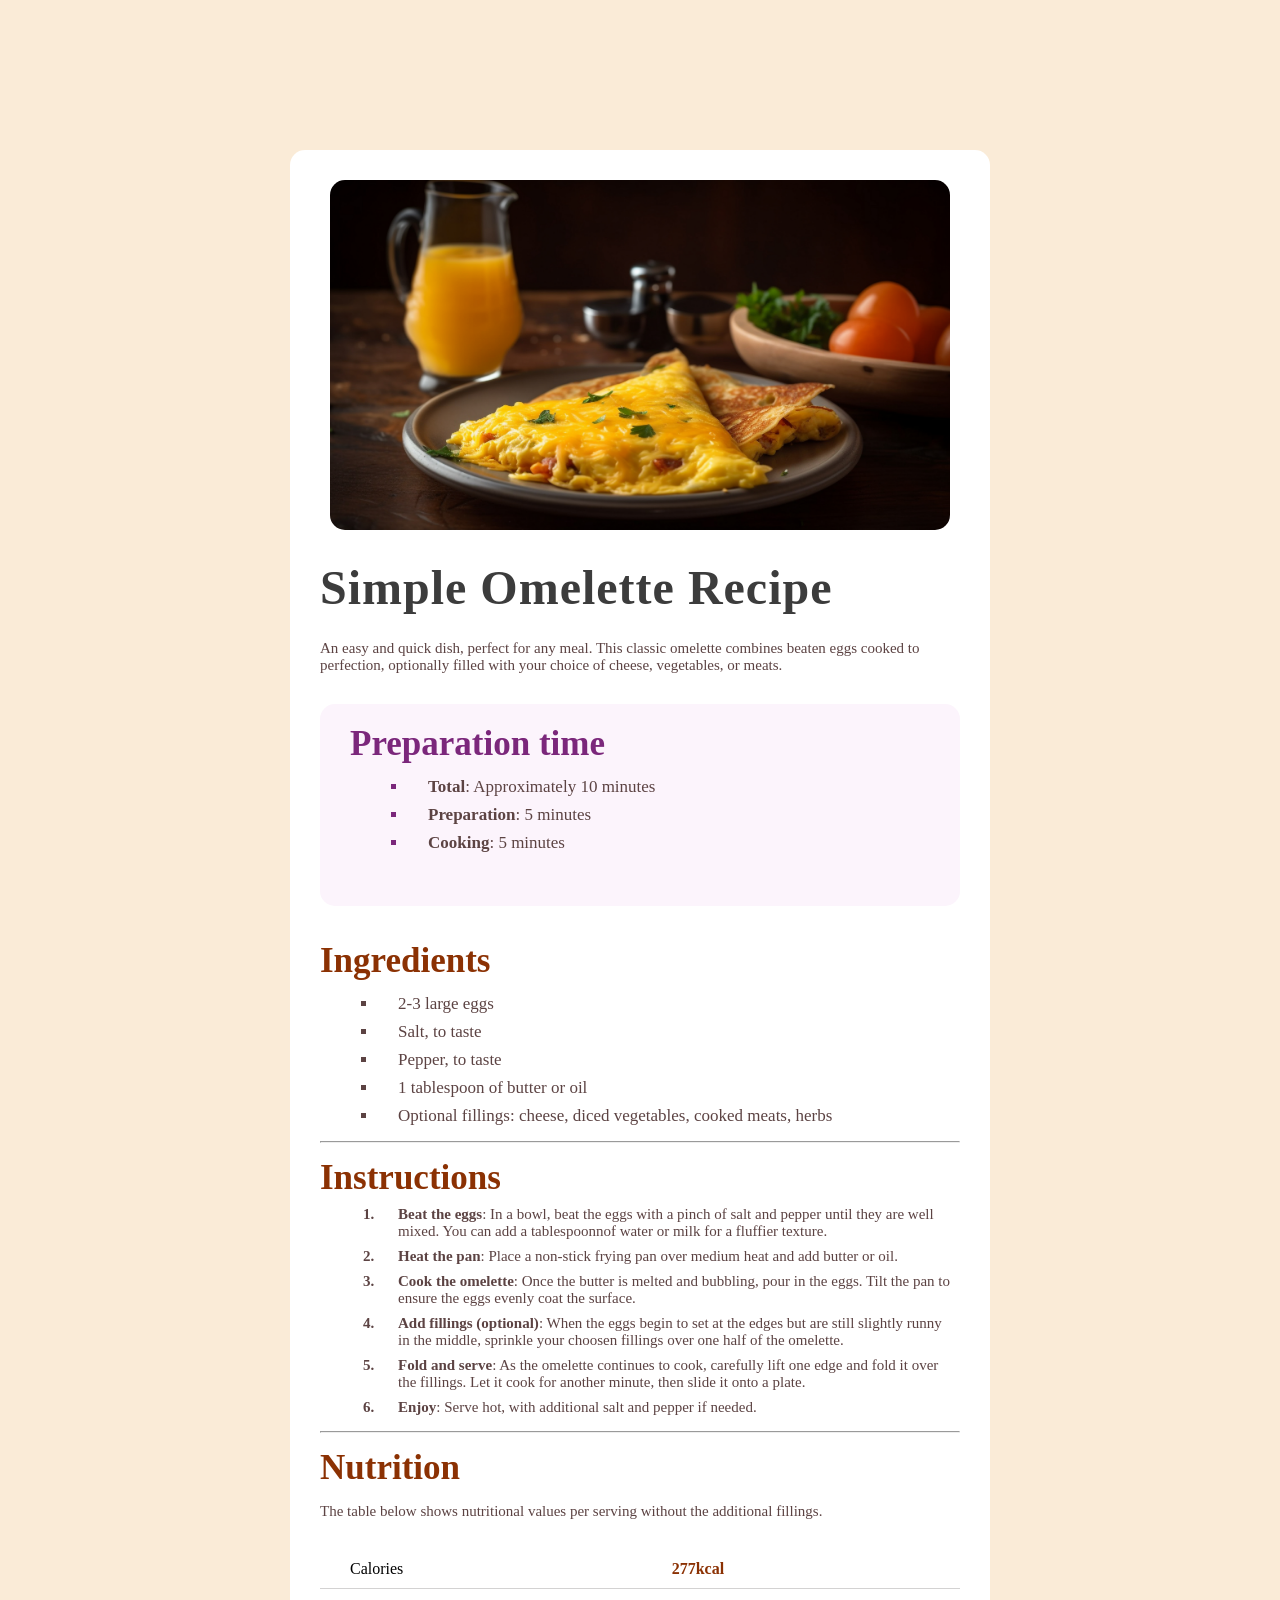
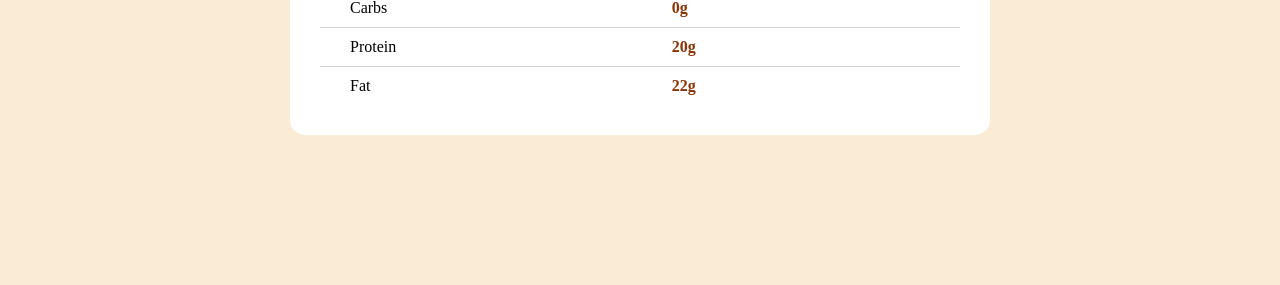
<file: Omelette/index.html>
<!DOCTYPE html>
<html lang="en">
<head>
    <meta charset="UTF-8">
    <meta name="viewport" content="width=device-width, initial-scale=1.0">
    <title>Simple Omelette Recipe</title>
    <link rel="stylesheet" href="styles.css">
</head>
<body>
    <div class="generalContainer">
        <div class="omeletteImgContainer">
            <img src="omelette.jpg" alt="An Omelette">
        </div>
        <div class="otherDiv">
        <h1 class="recipeTitle">Simple Omelette Recipe</h1>
        <p class="recipeTxt">An easy and quick dish, perfect for any meal. This classic omelette combines beaten eggs
        cooked to perfection, optionally filled with your choice of cheese, vegetables, or meats.</p>
        <div class="prepTimeContainer">
            <h2 class="prepTimeTitle">Preparation time</h2>
            <ul class="timinglist">
                <li><strong>Total</strong>: Approximately 10 minutes</li>
                <li><strong>Preparation</strong>: 5 minutes</li>
                <li><strong>Cooking</strong>: 5 minutes</li>
            </ul>
        </div>
        <h2 class="ingredients">Ingredients</h2>
        <ul class="recipeList">
            <li>2-3 large eggs</li>
            <li>Salt, to taste</li>
            <li>Pepper, to taste</li>
            <li>1 tablespoon of butter or oil</li>
            <li>Optional fillings: cheese, diced vegetables, cooked meats, herbs</li>
        </ul>

        <hr>

        <h2 class="instructions">Instructions</h2>
        <ol class="actualRecipe">
            <li> <strong>Beat the eggs</strong>: In a bowl, beat the eggs with a pinch of salt and pepper until they are
            well mixed. You can add a tablespoonnof water or milk for a fluffier texture.</li>
            <li><strong>Heat the pan</strong>: Place a non-stick frying pan over medium heat and add butter or oil.</li>
            <li><strong>Cook the omelette</strong>: Once the butter is melted and bubbling, pour in the eggs. Tilt the
            pan to ensure the eggs evenly coat the surface.</li>
            <li><strong>Add fillings (optional)</strong>: When the eggs begin to set at the edges but are still slightly
            runny in the middle, sprinkle your choosen fillings over one half of the omelette.</li>
            <li><strong>Fold and serve</strong>: As the omelette continues to cook, carefully lift one edge and fold it
            over the fillings. Let it cook for another minute, then slide it onto a plate.</li>
            <li><strong>Enjoy</strong>: Serve hot, with additional salt and pepper if needed.</li>
        </ol>

        <hr>

        <h2 class="nutrition">Nutrition</h2>
        <p class="nutritionTxt">The table below shows nutritional values per serving without the additional fillings.</p>

        <table>
            <tr>
                <td>Calories</td>
                <td class="value">277kcal</td>
            </tr>
            <tr>
                <td>Carbs</td>
                <td class="value">0g</td>
            </tr>
            <tr>
                <td>Protein</td>
                <td class="value">20g</td>
            </tr>
            <tr>
                <td>Fat</td>
                <td class="value">22g</td>
            </tr>
        </table>
        </div>
    </div>
</body>
</html>
</file>
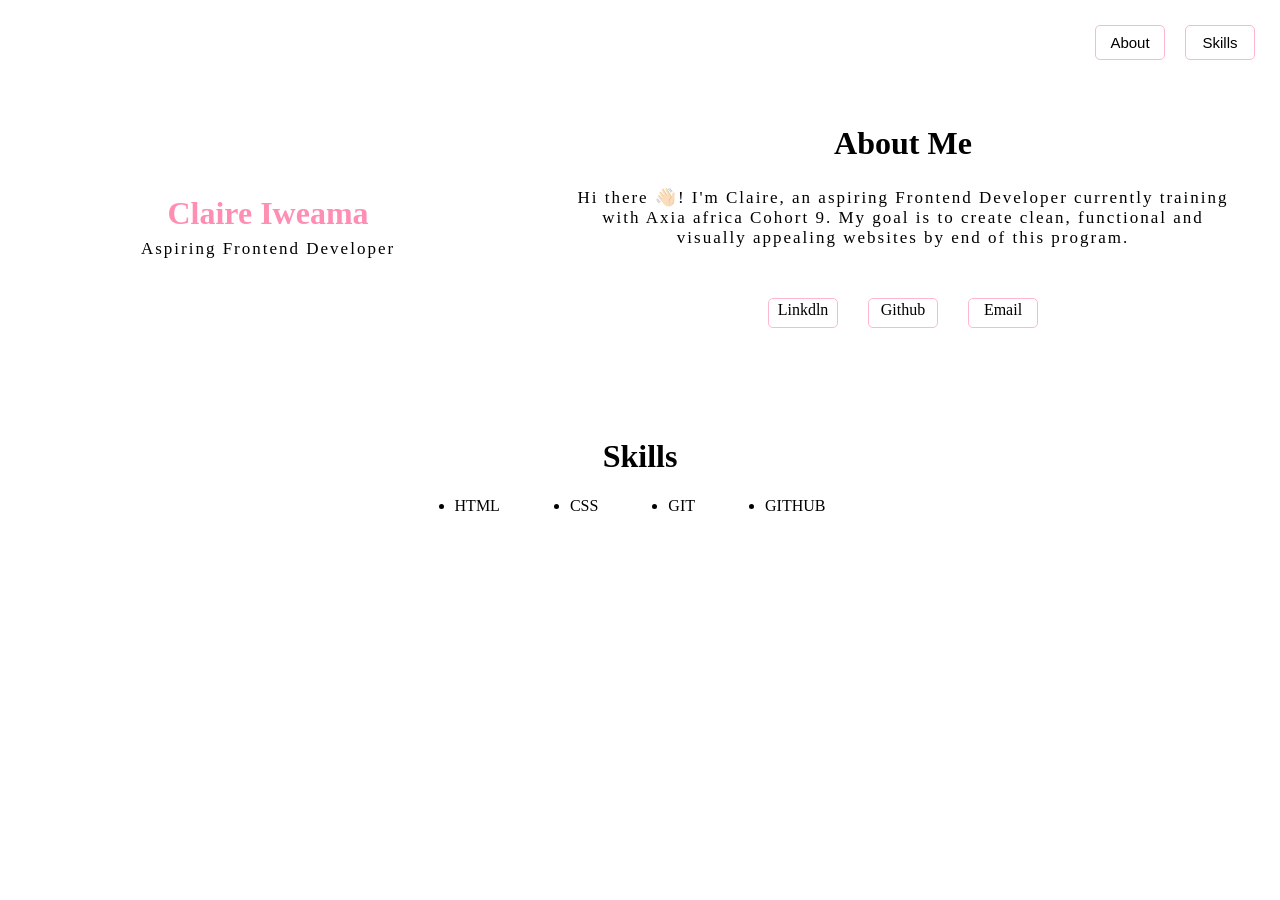
<file: Portfolio/index.html>
<!DOCTYPE html>
<html lang="en">
<head>
    <meta charset="UTF-8">
    <meta name="viewport" content="width=device-width, initial-scale=1.0">
    <title>Portfolio Classwork</title>
    <link rel="stylesheet" href="style.css">
</head>
<body>
    <div class="header">
        <button class="aboutHeader">About</button> 
        <button class="skillsHeader">Skills</button>
    </div>


    <div class="center">
        <div class="section1">
            <h1 class="name">Claire Iweama</h1>
            <p class="tagLine">Aspiring Frontend Developer</p>
        </div>
        <div class="section2">
            <div class="aboutDetails">
                <div class="me">
                    <h1 class="aboutMe" id="aboutMeID">About Me</h1>
                    <p class="aboutMeText">Hi there 👋🏻! I'm Claire, an aspiring Frontend Developer currently training with Axia africa Cohort 9. My goal is to create clean, functional and visually appealing websites by end of this program.</p>
                </div>
            </div>
            <div class="contact">
                <a href="https://www.linkedin.com/in/chioma-iweama-083b4625a/" class="btn">Linkdln</a>
                <a href="https://github.com/chiomaiweama" class="btn">Github</a>
                <a href="mailto:claireiweama@gmail.com" class="btn">Email</a>
            </div>
        </div>
    </div>
    

    <div class="skills">
        <h1 id="skillsID" class="skillsClass">Skills</h1>
        <ul>
            <li>HTML</li>
            <li>CSS</li>
            <li>GIT</li>
            <li>GITHUB</li>
        </ul>
    </div>

    <script src="styles.js"></script>
</body>
</html>
</file>
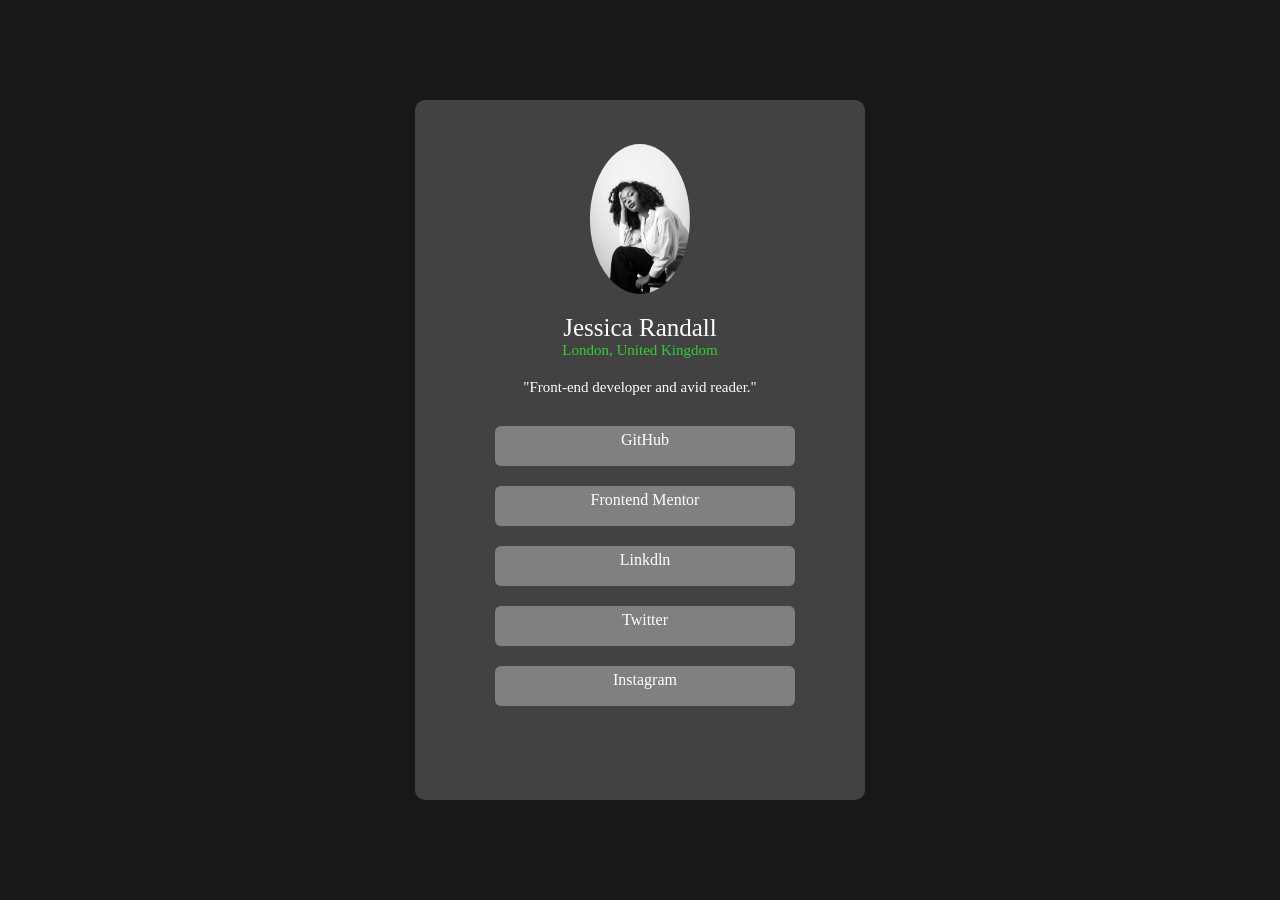
<file: Social Links Profile Assignment/index.html>
<!DOCTYPE html>
<html lang="en">
<head>
    <meta charset="UTF-8">
    <meta name="viewport" content="width=device-width, initial-scale=1.0">
    <title>Social Links Profile Assignment.frontendmentor.io</title>
    <link rel="stylesheet" href="styles.css">
</head>
<body>
    <div class="profileContainer">
        <img src="black-white-minimal-portrait.jpg" alt="Afro Girl">
        <p class="name">Jessica Randall</p>
        <p class="location">London, United Kingdom</p>
        <p class="job">"Front-end developer and avid reader."</p>

        <div class="socialsBox">GitHub</div>
        <div class="socialsBox FEM">Frontend Mentor</div>
        <div class="socialsBox">Linkdln</div>
        <div class="socialsBox">Twitter</div>
        <div class="socialsBox">Instagram</div>
    </div>
</body>
</html>
</file>
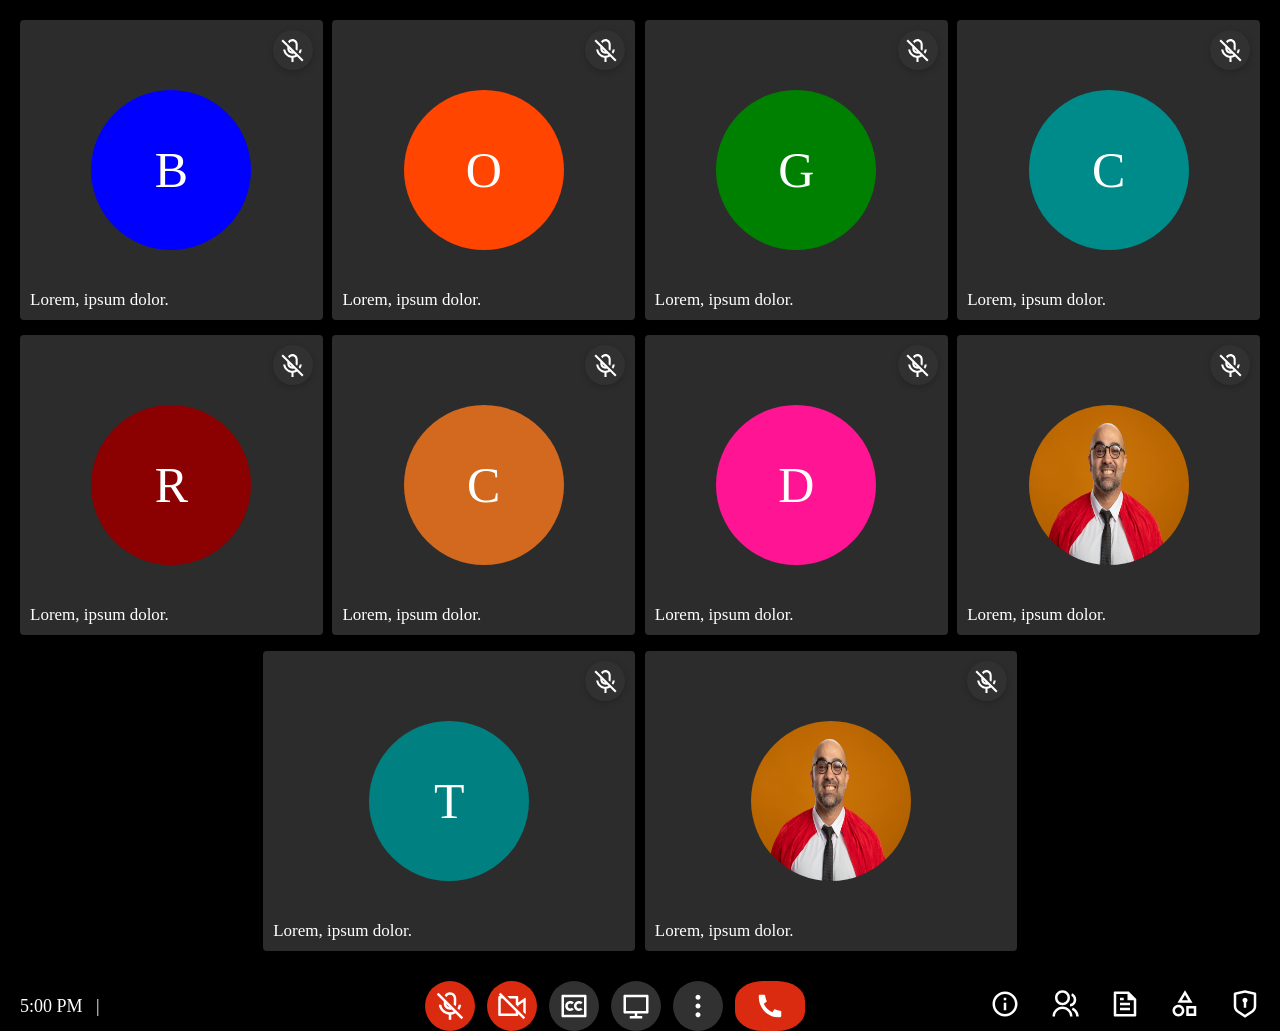
<file: Grid layout Technique assignment/gridLayoutassignment.html>
<!DOCTYPE html>
<html lang="en">
<head>
    <meta charset="UTF-8">
    <meta name="viewport" content="width=device-width, initial-scale=1.0">
    <title>Grid Layout Assignment</title>
    <link rel="stylesheet" href="gridLayoutassignment.css">
</head>
<body>
        <div class="FirstRowOf4"> 
            <div class="box">
                <div class="circle" id="blue">
                    <P class="nameText">B</P>
                    <div class="micCircle">
                        <svg xmlns="http://www.w3.org/2000/svg" viewBox="0 0 24 24" fill="currentColor"><path d="M16.4249 17.839L21.1925 22.6066L22.6068 21.1924L2.80777 1.3934L1.39355 2.80761L7.00016 8.41421V10C7.00016 12.7614 9.23873 15 12.0002 15C12.4825 15 12.9489 14.9317 13.3902 14.8042L14.9404 16.3544C14.0464 16.7688 13.0503 17 12.0002 17C8.47368 17 5.55627 14.3923 5.07105 11H3.05509C3.51623 15.1716 6.82854 18.4839 11.0002 18.9451V23H13.0002V18.9451C14.2341 18.8087 15.3929 18.4228 16.4249 17.839ZM11.5528 12.9669C10.2541 12.7727 9.22745 11.7461 9.03328 10.4473L11.5528 12.9669ZM19.3747 15.1604L17.9323 13.7179C18.4407 12.9084 18.788 11.9874 18.9293 11H20.9452C20.7754 12.5366 20.2187 13.9565 19.3747 15.1604ZM16.4658 12.2514L14.9173 10.703C14.9715 10.4775 15.0002 10.2421 15.0002 10V6C15.0002 4.34315 13.657 3 12.0002 3C10.7059 3 9.6031 3.81956 9.18237 4.96802L7.68575 3.47139C8.55427 1.99268 10.1613 1 12.0002 1C14.7616 1 17.0002 3.23858 17.0002 6V10C17.0002 10.8099 16.8076 11.5748 16.4658 12.2514Z"></path></svg>
                    </div>
                </div>
                <div class="textContent">
                    <p>Lorem, ipsum dolor.</p>
                </div>
            </div>
            <div class="box">
                <div class="circle" id="orangeRed">
                    <P class="nameText">O</P>
                    <div class="micCircle">
                        <svg xmlns="http://www.w3.org/2000/svg" viewBox="0 0 24 24" fill="currentColor"><path d="M16.4249 17.839L21.1925 22.6066L22.6068 21.1924L2.80777 1.3934L1.39355 2.80761L7.00016 8.41421V10C7.00016 12.7614 9.23873 15 12.0002 15C12.4825 15 12.9489 14.9317 13.3902 14.8042L14.9404 16.3544C14.0464 16.7688 13.0503 17 12.0002 17C8.47368 17 5.55627 14.3923 5.07105 11H3.05509C3.51623 15.1716 6.82854 18.4839 11.0002 18.9451V23H13.0002V18.9451C14.2341 18.8087 15.3929 18.4228 16.4249 17.839ZM11.5528 12.9669C10.2541 12.7727 9.22745 11.7461 9.03328 10.4473L11.5528 12.9669ZM19.3747 15.1604L17.9323 13.7179C18.4407 12.9084 18.788 11.9874 18.9293 11H20.9452C20.7754 12.5366 20.2187 13.9565 19.3747 15.1604ZM16.4658 12.2514L14.9173 10.703C14.9715 10.4775 15.0002 10.2421 15.0002 10V6C15.0002 4.34315 13.657 3 12.0002 3C10.7059 3 9.6031 3.81956 9.18237 4.96802L7.68575 3.47139C8.55427 1.99268 10.1613 1 12.0002 1C14.7616 1 17.0002 3.23858 17.0002 6V10C17.0002 10.8099 16.8076 11.5748 16.4658 12.2514Z"></path></svg>
                    </div>
                </div>
                <div class="textContent">
                    <p>Lorem, ipsum dolor.</p>
                </div>
            </div>
            <div class="box">
                <div class="circle" id="green">
                    <P class="nameText">G</P>
                    <div class="micCircle">
                        <svg xmlns="http://www.w3.org/2000/svg" viewBox="0 0 24 24" fill="currentColor"><path d="M16.4249 17.839L21.1925 22.6066L22.6068 21.1924L2.80777 1.3934L1.39355 2.80761L7.00016 8.41421V10C7.00016 12.7614 9.23873 15 12.0002 15C12.4825 15 12.9489 14.9317 13.3902 14.8042L14.9404 16.3544C14.0464 16.7688 13.0503 17 12.0002 17C8.47368 17 5.55627 14.3923 5.07105 11H3.05509C3.51623 15.1716 6.82854 18.4839 11.0002 18.9451V23H13.0002V18.9451C14.2341 18.8087 15.3929 18.4228 16.4249 17.839ZM11.5528 12.9669C10.2541 12.7727 9.22745 11.7461 9.03328 10.4473L11.5528 12.9669ZM19.3747 15.1604L17.9323 13.7179C18.4407 12.9084 18.788 11.9874 18.9293 11H20.9452C20.7754 12.5366 20.2187 13.9565 19.3747 15.1604ZM16.4658 12.2514L14.9173 10.703C14.9715 10.4775 15.0002 10.2421 15.0002 10V6C15.0002 4.34315 13.657 3 12.0002 3C10.7059 3 9.6031 3.81956 9.18237 4.96802L7.68575 3.47139C8.55427 1.99268 10.1613 1 12.0002 1C14.7616 1 17.0002 3.23858 17.0002 6V10C17.0002 10.8099 16.8076 11.5748 16.4658 12.2514Z"></path></svg>
                    </div>
                </div>
                <div class="textContent">
                    <p>Lorem, ipsum dolor.</p>
                </div>
            </div>
            <div class="box">
                <div class="circle" id="darkCyan">
                    <P class="nameText">C</P>
                    <div class="micCircle">
                        <svg xmlns="http://www.w3.org/2000/svg" viewBox="0 0 24 24" fill="currentColor"><path d="M16.4249 17.839L21.1925 22.6066L22.6068 21.1924L2.80777 1.3934L1.39355 2.80761L7.00016 8.41421V10C7.00016 12.7614 9.23873 15 12.0002 15C12.4825 15 12.9489 14.9317 13.3902 14.8042L14.9404 16.3544C14.0464 16.7688 13.0503 17 12.0002 17C8.47368 17 5.55627 14.3923 5.07105 11H3.05509C3.51623 15.1716 6.82854 18.4839 11.0002 18.9451V23H13.0002V18.9451C14.2341 18.8087 15.3929 18.4228 16.4249 17.839ZM11.5528 12.9669C10.2541 12.7727 9.22745 11.7461 9.03328 10.4473L11.5528 12.9669ZM19.3747 15.1604L17.9323 13.7179C18.4407 12.9084 18.788 11.9874 18.9293 11H20.9452C20.7754 12.5366 20.2187 13.9565 19.3747 15.1604ZM16.4658 12.2514L14.9173 10.703C14.9715 10.4775 15.0002 10.2421 15.0002 10V6C15.0002 4.34315 13.657 3 12.0002 3C10.7059 3 9.6031 3.81956 9.18237 4.96802L7.68575 3.47139C8.55427 1.99268 10.1613 1 12.0002 1C14.7616 1 17.0002 3.23858 17.0002 6V10C17.0002 10.8099 16.8076 11.5748 16.4658 12.2514Z"></path></svg>
                    </div>
                </div>
                <div class="textContent">
                    <p>Lorem, ipsum dolor.</p>
                </div>
            </div>
        </div>
        <div class="SecondRowOf4"> 
            <div class="box">
                <div class="circle" id="darkRed">
                    <P class="nameText">R</P>
                    <div class="micCircle">
                        <svg xmlns="http://www.w3.org/2000/svg" viewBox="0 0 24 24" fill="currentColor"><path d="M16.4249 17.839L21.1925 22.6066L22.6068 21.1924L2.80777 1.3934L1.39355 2.80761L7.00016 8.41421V10C7.00016 12.7614 9.23873 15 12.0002 15C12.4825 15 12.9489 14.9317 13.3902 14.8042L14.9404 16.3544C14.0464 16.7688 13.0503 17 12.0002 17C8.47368 17 5.55627 14.3923 5.07105 11H3.05509C3.51623 15.1716 6.82854 18.4839 11.0002 18.9451V23H13.0002V18.9451C14.2341 18.8087 15.3929 18.4228 16.4249 17.839ZM11.5528 12.9669C10.2541 12.7727 9.22745 11.7461 9.03328 10.4473L11.5528 12.9669ZM19.3747 15.1604L17.9323 13.7179C18.4407 12.9084 18.788 11.9874 18.9293 11H20.9452C20.7754 12.5366 20.2187 13.9565 19.3747 15.1604ZM16.4658 12.2514L14.9173 10.703C14.9715 10.4775 15.0002 10.2421 15.0002 10V6C15.0002 4.34315 13.657 3 12.0002 3C10.7059 3 9.6031 3.81956 9.18237 4.96802L7.68575 3.47139C8.55427 1.99268 10.1613 1 12.0002 1C14.7616 1 17.0002 3.23858 17.0002 6V10C17.0002 10.8099 16.8076 11.5748 16.4658 12.2514Z"></path></svg>
                    </div>
                </div>
                <div class="textContent">
                    <p>Lorem, ipsum dolor.</p>
                </div>
            </div>
            <div class="box">
                <div class="circle" id="chocolate">
                    <P class="nameText">C</P>
                    <div class="micCircle">
                        <svg xmlns="http://www.w3.org/2000/svg" viewBox="0 0 24 24" fill="currentColor"><path d="M16.4249 17.839L21.1925 22.6066L22.6068 21.1924L2.80777 1.3934L1.39355 2.80761L7.00016 8.41421V10C7.00016 12.7614 9.23873 15 12.0002 15C12.4825 15 12.9489 14.9317 13.3902 14.8042L14.9404 16.3544C14.0464 16.7688 13.0503 17 12.0002 17C8.47368 17 5.55627 14.3923 5.07105 11H3.05509C3.51623 15.1716 6.82854 18.4839 11.0002 18.9451V23H13.0002V18.9451C14.2341 18.8087 15.3929 18.4228 16.4249 17.839ZM11.5528 12.9669C10.2541 12.7727 9.22745 11.7461 9.03328 10.4473L11.5528 12.9669ZM19.3747 15.1604L17.9323 13.7179C18.4407 12.9084 18.788 11.9874 18.9293 11H20.9452C20.7754 12.5366 20.2187 13.9565 19.3747 15.1604ZM16.4658 12.2514L14.9173 10.703C14.9715 10.4775 15.0002 10.2421 15.0002 10V6C15.0002 4.34315 13.657 3 12.0002 3C10.7059 3 9.6031 3.81956 9.18237 4.96802L7.68575 3.47139C8.55427 1.99268 10.1613 1 12.0002 1C14.7616 1 17.0002 3.23858 17.0002 6V10C17.0002 10.8099 16.8076 11.5748 16.4658 12.2514Z"></path></svg>
                    </div>
                </div>
                <div class="textContent">
                    <p>Lorem, ipsum dolor.</p>
                </div>
            </div>
            <div class="box">
                <div class="circle" id="deepPink">
                    <P class="nameText">D</P>
                    <div class="micCircle">
                        <svg xmlns="http://www.w3.org/2000/svg" viewBox="0 0 24 24" fill="currentColor"><path d="M16.4249 17.839L21.1925 22.6066L22.6068 21.1924L2.80777 1.3934L1.39355 2.80761L7.00016 8.41421V10C7.00016 12.7614 9.23873 15 12.0002 15C12.4825 15 12.9489 14.9317 13.3902 14.8042L14.9404 16.3544C14.0464 16.7688 13.0503 17 12.0002 17C8.47368 17 5.55627 14.3923 5.07105 11H3.05509C3.51623 15.1716 6.82854 18.4839 11.0002 18.9451V23H13.0002V18.9451C14.2341 18.8087 15.3929 18.4228 16.4249 17.839ZM11.5528 12.9669C10.2541 12.7727 9.22745 11.7461 9.03328 10.4473L11.5528 12.9669ZM19.3747 15.1604L17.9323 13.7179C18.4407 12.9084 18.788 11.9874 18.9293 11H20.9452C20.7754 12.5366 20.2187 13.9565 19.3747 15.1604ZM16.4658 12.2514L14.9173 10.703C14.9715 10.4775 15.0002 10.2421 15.0002 10V6C15.0002 4.34315 13.657 3 12.0002 3C10.7059 3 9.6031 3.81956 9.18237 4.96802L7.68575 3.47139C8.55427 1.99268 10.1613 1 12.0002 1C14.7616 1 17.0002 3.23858 17.0002 6V10C17.0002 10.8099 16.8076 11.5748 16.4658 12.2514Z"></path></svg>
                    </div>
                </div>
                <div class="textContent">
                    <p>Lorem, ipsum dolor.</p>
                </div>
            </div>
            <div class="box">
                <div class="circle">
                    <img src="bald man.jpg" alt="Baldie">
                    <div class="micCircle">
                        <svg xmlns="http://www.w3.org/2000/svg" viewBox="0 0 24 24" fill="currentColor"><path d="M16.4249 17.839L21.1925 22.6066L22.6068 21.1924L2.80777 1.3934L1.39355 2.80761L7.00016 8.41421V10C7.00016 12.7614 9.23873 15 12.0002 15C12.4825 15 12.9489 14.9317 13.3902 14.8042L14.9404 16.3544C14.0464 16.7688 13.0503 17 12.0002 17C8.47368 17 5.55627 14.3923 5.07105 11H3.05509C3.51623 15.1716 6.82854 18.4839 11.0002 18.9451V23H13.0002V18.9451C14.2341 18.8087 15.3929 18.4228 16.4249 17.839ZM11.5528 12.9669C10.2541 12.7727 9.22745 11.7461 9.03328 10.4473L11.5528 12.9669ZM19.3747 15.1604L17.9323 13.7179C18.4407 12.9084 18.788 11.9874 18.9293 11H20.9452C20.7754 12.5366 20.2187 13.9565 19.3747 15.1604ZM16.4658 12.2514L14.9173 10.703C14.9715 10.4775 15.0002 10.2421 15.0002 10V6C15.0002 4.34315 13.657 3 12.0002 3C10.7059 3 9.6031 3.81956 9.18237 4.96802L7.68575 3.47139C8.55427 1.99268 10.1613 1 12.0002 1C14.7616 1 17.0002 3.23858 17.0002 6V10C17.0002 10.8099 16.8076 11.5748 16.4658 12.2514Z"></path></svg>
                    </div>
                </div>
                <div class="textContent">
                    <p>Lorem, ipsum dolor.</p>
                </div>
            </div>
        </div>
        <div class="ThirdRowOf2"> 
            <div class="box2">
                <div class="circle" id="teal">
                    <P class="nameText">T</P>
                    <div class="micCircle">
                        <svg xmlns="http://www.w3.org/2000/svg" viewBox="0 0 24 24" fill="currentColor"><path d="M16.4249 17.839L21.1925 22.6066L22.6068 21.1924L2.80777 1.3934L1.39355 2.80761L7.00016 8.41421V10C7.00016 12.7614 9.23873 15 12.0002 15C12.4825 15 12.9489 14.9317 13.3902 14.8042L14.9404 16.3544C14.0464 16.7688 13.0503 17 12.0002 17C8.47368 17 5.55627 14.3923 5.07105 11H3.05509C3.51623 15.1716 6.82854 18.4839 11.0002 18.9451V23H13.0002V18.9451C14.2341 18.8087 15.3929 18.4228 16.4249 17.839ZM11.5528 12.9669C10.2541 12.7727 9.22745 11.7461 9.03328 10.4473L11.5528 12.9669ZM19.3747 15.1604L17.9323 13.7179C18.4407 12.9084 18.788 11.9874 18.9293 11H20.9452C20.7754 12.5366 20.2187 13.9565 19.3747 15.1604ZM16.4658 12.2514L14.9173 10.703C14.9715 10.4775 15.0002 10.2421 15.0002 10V6C15.0002 4.34315 13.657 3 12.0002 3C10.7059 3 9.6031 3.81956 9.18237 4.96802L7.68575 3.47139C8.55427 1.99268 10.1613 1 12.0002 1C14.7616 1 17.0002 3.23858 17.0002 6V10C17.0002 10.8099 16.8076 11.5748 16.4658 12.2514Z"></path></svg>
                    </div>
                </div>
                <div class="textContent">
                    <p>Lorem, ipsum dolor.</p>
                </div>
            </div>
            <div class="box2">
                <div class="circle">
                    <img src="bald man.jpg" alt="Baldie">
                    <div class="micCircle">
                        <svg xmlns="http://www.w3.org/2000/svg" viewBox="0 0 24 24" fill="currentColor"><path d="M16.4249 17.839L21.1925 22.6066L22.6068 21.1924L2.80777 1.3934L1.39355 2.80761L7.00016 8.41421V10C7.00016 12.7614 9.23873 15 12.0002 15C12.4825 15 12.9489 14.9317 13.3902 14.8042L14.9404 16.3544C14.0464 16.7688 13.0503 17 12.0002 17C8.47368 17 5.55627 14.3923 5.07105 11H3.05509C3.51623 15.1716 6.82854 18.4839 11.0002 18.9451V23H13.0002V18.9451C14.2341 18.8087 15.3929 18.4228 16.4249 17.839ZM11.5528 12.9669C10.2541 12.7727 9.22745 11.7461 9.03328 10.4473L11.5528 12.9669ZM19.3747 15.1604L17.9323 13.7179C18.4407 12.9084 18.788 11.9874 18.9293 11H20.9452C20.7754 12.5366 20.2187 13.9565 19.3747 15.1604ZM16.4658 12.2514L14.9173 10.703C14.9715 10.4775 15.0002 10.2421 15.0002 10V6C15.0002 4.34315 13.657 3 12.0002 3C10.7059 3 9.6031 3.81956 9.18237 4.96802L7.68575 3.47139C8.55427 1.99268 10.1613 1 12.0002 1C14.7616 1 17.0002 3.23858 17.0002 6V10C17.0002 10.8099 16.8076 11.5748 16.4658 12.2514Z"></path></svg>
                    </div>
                </div>
                <div class="textContent">
                    <p>Lorem, ipsum dolor.</p>
                </div>
            </div>
        </div>
        <div class="footer">
            <div class="part1">
                <p>5:00 PM &nbsp &#124;</p>
            </div>
            <div class="center">
                <div class="footerCircle" id="mic">
                    <svg xmlns="http://www.w3.org/2000/svg" viewBox="0 0 24 24" fill="currentColor"><path d="M16.4249 17.839L21.1925 22.6066L22.6068 21.1924L2.80777 1.3934L1.39355 2.80761L7.00016 8.41421V10C7.00016 12.7614 9.23873 15 12.0002 15C12.4825 15 12.9489 14.9317 13.3902 14.8042L14.9404 16.3544C14.0464 16.7688 13.0503 17 12.0002 17C8.47368 17 5.55627 14.3923 5.07105 11H3.05509C3.51623 15.1716 6.82854 18.4839 11.0002 18.9451V23H13.0002V18.9451C14.2341 18.8087 15.3929 18.4228 16.4249 17.839ZM11.5528 12.9669C10.2541 12.7727 9.22745 11.7461 9.03328 10.4473L11.5528 12.9669ZM19.3747 15.1604L17.9323 13.7179C18.4407 12.9084 18.788 11.9874 18.9293 11H20.9452C20.7754 12.5366 20.2187 13.9565 19.3747 15.1604ZM16.4658 12.2514L14.9173 10.703C14.9715 10.4775 15.0002 10.2421 15.0002 10V6C15.0002 4.34315 13.657 3 12.0002 3C10.7059 3 9.6031 3.81956 9.18237 4.96802L7.68575 3.47139C8.55427 1.99268 10.1613 1 12.0002 1C14.7616 1 17.0002 3.23858 17.0002 6V10C17.0002 10.8099 16.8076 11.5748 16.4658 12.2514Z"></path></svg>
                </div>
                <div class="footerCircle" id="video">
                    <svg xmlns="http://www.w3.org/2000/svg" viewBox="0 0 24 24" fill="currentColor"><path d="M17 18.4142L21.1925 22.6067L22.6067 21.1925L2.80769 1.39349L1.39348 2.80771L2.58579 4.00001H2C1.44772 4.00001 1 4.44773 1 5.00001V19C1 19.5523 1.44772 20 2 20H16C16.5523 20 17 19.5523 17 19V18.4142ZM15 16.4142V18H3V6.00001H4.58579L15 16.4142ZM23 18.0397C23 18.2517 22.875 18.4176 22.7083 18.4943L21 16.786V8.84133L17 11.6413V12.786L15 10.786V6.00001H10.214L8.21402 4.00001H16C16.5523 4.00001 17 4.44773 17 5.00001V9.20001L22.2133 5.55073C22.5447 5.31876 23 5.55583 23 5.96034V18.0397Z"></path></svg>
                </div>
                <div class="footerCircle" id="Cc">
                    <svg xmlns="http://www.w3.org/2000/svg" viewBox="0 0 24 24" fill="currentColor"><path d="M21 3C21.5523 3 22 3.44772 22 4V20C22 20.5523 21.5523 21 21 21H3C2.44772 21 2 20.5523 2 20V4C2 3.44772 2.44772 3 3 3H21ZM20 5H4V19H20V5ZM9 8C10.1045 8 11.1049 8.44841 11.829 9.173L10.4153 10.5866C10.0534 10.2241 9.55299 10 9 10C7.895 10 7 10.895 7 12C7 13.105 7.895 14 9 14C9.5525 14 10.0525 13.7762 10.4144 13.4144L11.828 14.828C11.104 15.552 10.104 16 9 16C6.792 16 5 14.208 5 12C5 9.792 6.792 8 9 8ZM16 8C17.1045 8 18.1049 8.44841 18.829 9.173L17.4153 10.5866C17.0534 10.2241 16.553 10 16 10C14.895 10 14 10.895 14 12C14 13.105 14.895 14 16 14C16.5525 14 17.0525 13.7762 17.4144 13.4144L18.828 14.828C18.104 15.552 17.104 16 16 16C13.792 16 12 14.208 12 12C12 9.792 13.792 8 16 8Z"></path></svg>
                </div>
                <div class="footerCircle" id="screen">
                    <svg xmlns="http://www.w3.org/2000/svg" viewBox="0 0 24 24" fill="currentColor"><path d="M4 16H20V5H4V16ZM13 18V20H17V22H7V20H11V18H2.9918C2.44405 18 2 17.5511 2 16.9925V4.00748C2 3.45107 2.45531 3 2.9918 3H21.0082C21.556 3 22 3.44892 22 4.00748V16.9925C22 17.5489 21.5447 18 21.0082 18H13Z"></path></svg>                
                </div>
                <div class="footerCircle" id="more">
                    <svg xmlns="http://www.w3.org/2000/svg" viewBox="0 0 24 24" fill="currentColor"><path d="M12 3C10.9 3 10 3.9 10 5C10 6.1 10.9 7 12 7C13.1 7 14 6.1 14 5C14 3.9 13.1 3 12 3ZM12 17C10.9 17 10 17.9 10 19C10 20.1 10.9 21 12 21C13.1 21 14 20.1 14 19C14 17.9 13.1 17 12 17ZM12 10C10.9 10 10 10.9 10 12C10 13.1 10.9 14 12 14C13.1 14 14 13.1 14 12C14 10.9 13.1 10 12 10Z"></path></svg>                
                </div>
                <div class="footerCircle" id="call">
                    <svg xmlns="http://www.w3.org/2000/svg" viewBox="0 0 24 24" fill="currentColor"><path d="M21 16.42V19.9561C21 20.4811 20.5941 20.9167 20.0705 20.9537C19.6331 20.9846 19.2763 21 19 21C10.1634 21 3 13.8366 3 5C3 4.72371 3.01545 4.36687 3.04635 3.9295C3.08337 3.40588 3.51894 3 4.04386 3H7.5801C7.83678 3 8.05176 3.19442 8.07753 3.4498C8.10067 3.67907 8.12218 3.86314 8.14207 4.00202C8.34435 5.41472 8.75753 6.75936 9.3487 8.00303C9.44359 8.20265 9.38171 8.44159 9.20185 8.57006L7.04355 10.1118C8.35752 13.1811 10.8189 15.6425 13.8882 16.9565L15.4271 14.8019C15.5572 14.6199 15.799 14.5573 16.001 14.6532C17.2446 15.2439 18.5891 15.6566 20.0016 15.8584C20.1396 15.8782 20.3225 15.8995 20.5502 15.9225C20.8056 15.9483 21 16.1633 21 16.42Z"></path></svg>
                </div>
            </div>
            <div class="lastPart">
                <div class="footerIcon" id="info">
                    <svg xmlns="http://www.w3.org/2000/svg" viewBox="0 0 24 24" fill="currentColor"><path d="M12 22C6.47715 22 2 17.5228 2 12C2 6.47715 6.47715 2 12 2C17.5228 2 22 6.47715 22 12C22 17.5228 17.5228 22 12 22ZM12 20C16.4183 20 20 16.4183 20 12C20 7.58172 16.4183 4 12 4C7.58172 4 4 7.58172 4 12C4 16.4183 7.58172 20 12 20ZM11 7H13V9H11V7ZM11 11H13V17H11V11Z"></path></svg>
                </div>
                <div class="footerIcon" id="people">
                    <svg xmlns="http://www.w3.org/2000/svg" viewBox="0 0 24 24" fill="currentColor"><path d="M2 22C2 17.5817 5.58172 14 10 14C14.4183 14 18 17.5817 18 22H16C16 18.6863 13.3137 16 10 16C6.68629 16 4 18.6863 4 22H2ZM10 13C6.685 13 4 10.315 4 7C4 3.685 6.685 1 10 1C13.315 1 16 3.685 16 7C16 10.315 13.315 13 10 13ZM10 11C12.21 11 14 9.21 14 7C14 4.79 12.21 3 10 3C7.79 3 6 4.79 6 7C6 9.21 7.79 11 10 11ZM18.2837 14.7028C21.0644 15.9561 23 18.752 23 22H21C21 19.564 19.5483 17.4671 17.4628 16.5271L18.2837 14.7028ZM17.5962 3.41321C19.5944 4.23703 21 6.20361 21 8.5C21 11.3702 18.8042 13.7252 16 13.9776V11.9646C17.6967 11.7222 19 10.264 19 8.5C19 7.11935 18.2016 5.92603 17.041 5.35635L17.5962 3.41321Z"></path></svg>
                </div>
                <div class="footerIcon" id="text">
                    <svg xmlns="http://www.w3.org/2000/svg" viewBox="0 0 24 24" fill="currentColor"><path d="M21 8V20.9932C21 21.5501 20.5552 22 20.0066 22H3.9934C3.44495 22 3 21.556 3 21.0082V2.9918C3 2.45531 3.4487 2 4.00221 2H14.9968L21 8ZM19 9H14V4H5V20H19V9ZM8 7H11V9H8V7ZM8 11H16V13H8V11ZM8 15H16V17H8V15Z"></path></svg>
                </div>
                <div class="footerIcon" id="shapes">
                    <svg xmlns="http://www.w3.org/2000/svg" viewBox="0 0 24 24" fill="currentColor"><path d="M11.9998 1L6 11H18L11.9998 1ZM11.9998 4.8873L14.4676 9H9.53232L11.9998 4.8873ZM6.75 20C5.23122 20 4 18.7688 4 17.25C4 15.7312 5.23122 14.5 6.75 14.5C8.26878 14.5 9.5 15.7312 9.5 17.25C9.5 18.7688 8.26878 20 6.75 20ZM6.75 22C9.37335 22 11.5 19.8734 11.5 17.25C11.5 14.6266 9.37335 12.5 6.75 12.5C4.12665 12.5 2 14.6266 2 17.25C2 19.8734 4.12665 22 6.75 22ZM15 15.5V19.5H19V15.5H15ZM13 21.5V13.5H21V21.5H13Z"></path></svg>
                </div>
                <div class="footerIcon" id="shield">
                    <svg xmlns="http://www.w3.org/2000/svg" viewBox="0 0 24 24" fill="currentColor"><path d="M12 1L20.2169 2.82598C20.6745 2.92766 21 3.33347 21 3.80217V13.7889C21 15.795 19.9974 17.6684 18.3282 18.7812L12 23L5.6718 18.7812C4.00261 17.6684 3 15.795 3 13.7889V3.80217C3 3.33347 3.32553 2.92766 3.78307 2.82598L12 1ZM12 3.04879L5 4.60434V13.7889C5 15.1263 5.6684 16.3752 6.7812 17.1171L12 20.5963L17.2188 17.1171C18.3316 16.3752 19 15.1263 19 13.7889V4.60434L12 3.04879ZM12 7C13.1046 7 14 7.89543 14 9C14 9.73984 13.5983 10.3858 13.0011 10.7318L13 15H11L10.9999 10.7324C10.4022 10.3866 10 9.74025 10 9C10 7.89543 10.8954 7 12 7Z"></path></svg>
                </div>
            </div>
        </div>
</body>
</html>
</file>
<file: Omelette/styles.css>
*{
    margin: 0;
    padding: 0;
    box-sizing: border-box;
}

body{
    background-color: antiquewhite;

    display: grid;
    place-items: center;
}

.generalContainer{
    /* height: 200vh; */
    width: 700px;
    border-radius: 15px;
    background-color: white;
    padding: 30px;
    margin-top: 150px;
    margin-bottom: 150px;
    display: flex;
    flex-direction: column;
    align-items: left;
}

.omeletteImgContainer{
    display: flex;
    justify-content: center;
    border-radius: 15px;
    margin-bottom: 30px;
    overflow: hidden;
    width: 620px;
    margin: 0 auto 30px;
}

.omeletteImgContainer img{
    height: 350px;
    width: 100%;
    object-fit: cover;
    
}

.recipeTitle{
    margin-bottom: 25px;
    color: rgb(60, 60, 60);
    font-family: lora;
    letter-spacing: 1px;
    font-size: 3rem;
    font-weight: medium;
}

p{
    font-size: 15px;
    margin-bottom: 30px;
    color: rgb(92, 67, 67);
}

.prepTimeContainer{
    min-height: 200px;
    width: 640px;
    background-color: rgb(252, 244, 252);

    border-radius: 15px;
    padding-top: 20px;
    padding-left: 30px;
    padding-bottom: 40px; 
    margin-bottom: 35px; 
}

.prepTimeTitle{
    margin-bottom: 10px;
    color: rgb(123, 39, 123);
}

.recipeList, .timinglist{
    margin: 13px;
    margin-left: 50px;
    color: rgb(92, 67, 67);
    font-size: 17px;
    list-style-type: square;
}

li{
    margin: 8px;
}

.timinglist li::marker{
    color: rgb(123, 39, 123);
}

h2{
    font-family: lora;
    color: rgb(92, 67, 67);
    font-size: 35px;
}

.timingList li::marker{
    color: rgb(92, 67, 67);
}

hr{
    margin-top: 15px;
    margin-bottom: 15px;
}

.instructions, .ingredients, .nutrition{
    color: #8B3103;
}

.actualRecipe{
    margin-left: 50px;
    color: rgb(92, 67, 67);
    font-size: 15px;
}

.actualRecipe li::marker {
    font-weight: 900;
}

.nutrition{
    margin-bottom: 15px;
}

table{
    border-collapse: collapse;
    width: 100%;
}

table tr{
    border-bottom: 1px solid rgb(211, 210, 210);
}

table td{
    padding: 10px 0;
    padding-left: 30px;
}

table tr:last-child {
    border-bottom: none;
}

.value{
    color: #8B3103;
    font-weight: 900;
}

ul li{
    padding-left: 20px;
}

ol li{
    padding-left: 20px;
}

 @media screen and (max-width: 600px) {
    .generalContainer{
    /* height: 300vh; */
    margin: 0;
    padding: 0px;
    }

    .omeletteImgContainer{
        border-radius: 0;
        width: 100%;
        margin: 0;
    }
    .otherDiv{
        padding: 30px;
    }
}

/* @media screen and (min-width: 600px) {
    .generalContainer{
    height: 250vh;
    }
} */
</file>
<file: Portfolio/style.css>
*{
    margin: 0;
    padding: 0;
    box-sizing: border-box;
}

body{
    background-color: white;
}

.header{
    margin: 0 auto;
    display: flex;
    justify-content: end;
    gap: 20px;
    padding: 25px;
}

.aboutHeader{
    width: 70px;
    height: 35px;
    background-color: white;
    color: black;
    font-size: 15px;
    border-radius: 5px;
    border: 1px solid #FFB7CE;
}

.aboutMe, .skillsClass{
    text-align: center;
    transition: 0.3s ease-out;
}

.aboutMe.active, .skillsClass.active{
    background-color: #FFB7CE;
    padding: 7px 15px;
    border-radius: 5px;
    margin: 0 auto 10px auto;
    width: max-content;
}

.aboutMeText{
    margin-top: 25px;
}

.skillsHeader{
    width: 70px;
    height: 35px;
    background-color: white;
    color: black;
    font-size: 15px;
    border-radius: 5px;
    border: 1px solid #FFB7CE;
    cursor: pointer;
}

.aboutHeader:hover, .skillsHeader:hover{
  background-color: #ff8fb2;
}


.center{
    display: grid;
    grid-template-columns: 40% 1fr;
    padding: 20px 20px;
    gap: 30px;
}

.section1{
    padding: 20px;
    display: flex;
    flex-direction: column;
    justify-content: center;
    align-items: center;
}

h1{
    text-align: center;
    margin-bottom: 7px;
}

.name{
    color: #ff8fb2;
}

p{
    text-align: center;
    font-size: 17px;
    letter-spacing: 2px;
}

.section2{
    padding: 20px;
}

.aboutMe{
    margin-bottom: 20px;
}

.contact{
    margin-top: 50px;
    display: flex;
    justify-content: center;
    gap: 30px;
}

.btn{
    height: 30px;
    width: 70px;
    text-align: center;
    color: black;
    border-radius: 5px;
    text-decoration: none;
    padding: 2px;
    border: 1px solid #FFB7CE;
    cursor: pointer;
    transition: background-color 0.3s ease;
}

.btn:hover {
  background-color: #ff8fb2;
}

.skills{
    margin-top: 70px;
    margin-bottom: 70px;
}

.skills ul{
    display: flex;
    gap: 70px;
    justify-content: center;
    padding: 15px;
    margin: 0;
}



@media screen and (max-width: 600px) {
    .header {
        display: flex;
        justify-content: center;
        margin: 0 auto;
    }

    .tagLine{
        white-space: nowrap;
    }

    .center{
        grid-template-columns: 1fr;
        margin: auto;
        place-items: center;
        margin-right: 0;
        width: 100%;
    }

    .section1, .section2{
        display: flex;
        flex-direction: column;
        align-items: center;
        text-align: center;
        width: 100%;
    }

    p, ul li{
        font-size: 15px;   
    }

    .aboutMeText{
        margin: 0 auto;
        text-align: center;
    }

    .contact{
        display: flex;
        flex-direction: row;
        align-items: center;
        justify-content: center;
        gap: 15px;
        margin: 30px 0 auto;
    }

    .skills{
        width: 100%;
        display: flex;
        flex-direction: column;
        align-items: center;
        margin: 30px 0;
    }

    .skills h1{
        margin-bottom: 10px;
        text-align: center;
    }

    .skills ul{
        display: flex;
        flex-direction: row;
        justify-content: center;
        align-items: center;
        gap: 35px;
        padding: 0;
        margin-left: 17px;
    }
}
</file>
<file: Social Links Profile Assignment/styles.css>
*{
    padding: 0;
    margin: 0;
    box-sizing: border-box;
}

body{
    background-color: rgb(24, 24, 24);
}

.profileContainer{
    height: 700px;
    width: 450px;
    background-color: rgb(66, 66, 66);
    border-radius: 10px;

    
    position: absolute;
    left: 50%;
    top: 50%;
    transform: translate(-50%, -50%);
}

img{
    border-radius: 50%;
    max-width: 100%;
    height: 150px;
    margin-bottom: 60px;

    position: relative;
    left: 50%;
    top: 17%;
    transform: translate(-50%, -50%);
}

.name{
    color: white;
    font-size: 25px;
    font-weight: 500;
    text-align: center;  
}

.location{
    color: limegreen;
    font-size: 15px;
    font-weight: 500;
    text-align: center; 
    margin-bottom: 20px; 
}

.job{
    color: white;
    font-size: 15px;
    margin-bottom: 30px; 
    text-align: center; 
}

.socialsBox{
    width: 300px;
    height: 40px;
    border-radius: 6px;
    background-color: gray;
    color: white;
    font-weight: 500;

    margin: 20px 80px;
    padding: 5px 80px;
    text-align: center;
    cursor: pointer;
    transition: background-color 0.5s ease-out, transform 1s ease-out;
}

.socialsBox:hover{
    background-color: limegreen;
    transform: scale(1.1);
}

@media screen and (max-width: 767px){
    .profileContainer{
        margin-top: 25%;
        margin-bottom: 25%;
        width: 300px;
        }

    img{
        margin-top: 30px;
    } 

    .socialsBox{
        width: 250px;
        margin-left: 28px;
    }

    .FEM{
        padding: 5px 40px;
    }
}
</file>
<file: Grid layout Technique assignment/gridLayoutassignment.css>
body{
    background-color: black;
    margin: 20px;
    height: 100vh;
}

.FirstRowOf4{
    display: grid;
    grid-template-columns: repeat(4, 1fr);
    gap: 0.6rem;

}

.box{
    height: 300px;
    background-color: rgb(44, 44, 44);
    border-radius: 4px;
    margin-bottom: 15px;
    position: relative;
    display: flex;
    align-items: center;
    justify-content: center;
}

.circle{
    width: 160px;
    height: 160px;
    border-radius: 50%;

    display: flex;
    align-items: center;
    justify-content: center;
}

.circle img{
    width: 160px;
    height: 160px;
    border-radius: 50%;

    display: flex;
    align-items: center;
    justify-content: center;
    
}
    

.nameText{
    font-size: 50px;
    color: white;
}

.micCircle{
    position: absolute;
    top: 10px;
    right: 10px;

    width: 40px;
    height: 40px;
    border-radius: 50%;
    background-color: rgb(49, 49, 49);
    display: flex;
    align-items: center;
    justify-content: center;
    cursor: pointer;
    box-shadow: 0 2px 6px rgba(0,0,0,0.2);

}

.micCircle svg{
    height: 25px;
    width: 25px;
    color: white;
}

.textContent{
    position: absolute;
    bottom: 10px;
    left: 10px;
}
p{
    margin: 0;
    color: white;
    font-size: 17px;
}

.SecondRowOf4{
    display: grid;
    grid-template-columns: repeat(4, 1fr);
    gap: 0.6rem;

}

.ThirdRowOf2{
    display: grid;
    grid-template-columns: repeat(2, 30%);
    gap: 0.6rem;
    justify-content: center;
}

.box2{
    height: 300px;
    background-color: rgb(44, 44, 44);
    border-radius: 4px;
    margin-top: 1px;
    position: relative;
    display: flex;
    align-items: center;
    justify-content: center;
}

.footer{
    display: flex;
    justify-content: space-between;
    align-items: center;
    margin-top: 30px;
}

.part1 p{
    color: white;
    font-size: 18px;
}

.center {
    display: flex;
    gap: 12px;
    margin-left: 150px;
}

.lastPart {
    display: flex;
    gap: 30px;
    margin-left: 10px;
}

.footerCircle{
    width: 50px;
    height: 50px;
    border-radius: 50%;
    background-color: rgb(49, 49, 49);
    display: flex;
    align-items: center;
    justify-content: center;
    cursor: pointer;
    box-shadow: 0 2px 6px rgba(0,0,0,0.2);
}

.footerCircle svg{
    height: 30px;
    width: 30px;
    color: white;
}

.footerIcon svg{
    height: 30px;
    width: 30px;
    color: white;
}

#blue{
    background-color: blue;
}

#orangeRed{
    background-color: orangered;
}

#green{
    background-color: green;
}

#darkCyan{
    background-color: darkcyan;
}

#darkRed{
    background-color: darkred;
}

#chocolate{
    background-color: chocolate;
}

#deepPink{
    background-color: deeppink;
}

#teal{
    background-color: teal;
}

#mic, #video, #call{
    background-color: rgb(218, 43, 16);
}

#call{
    width: 70px;
    height: 50px;
    border-radius: 40%;
}
</file>
